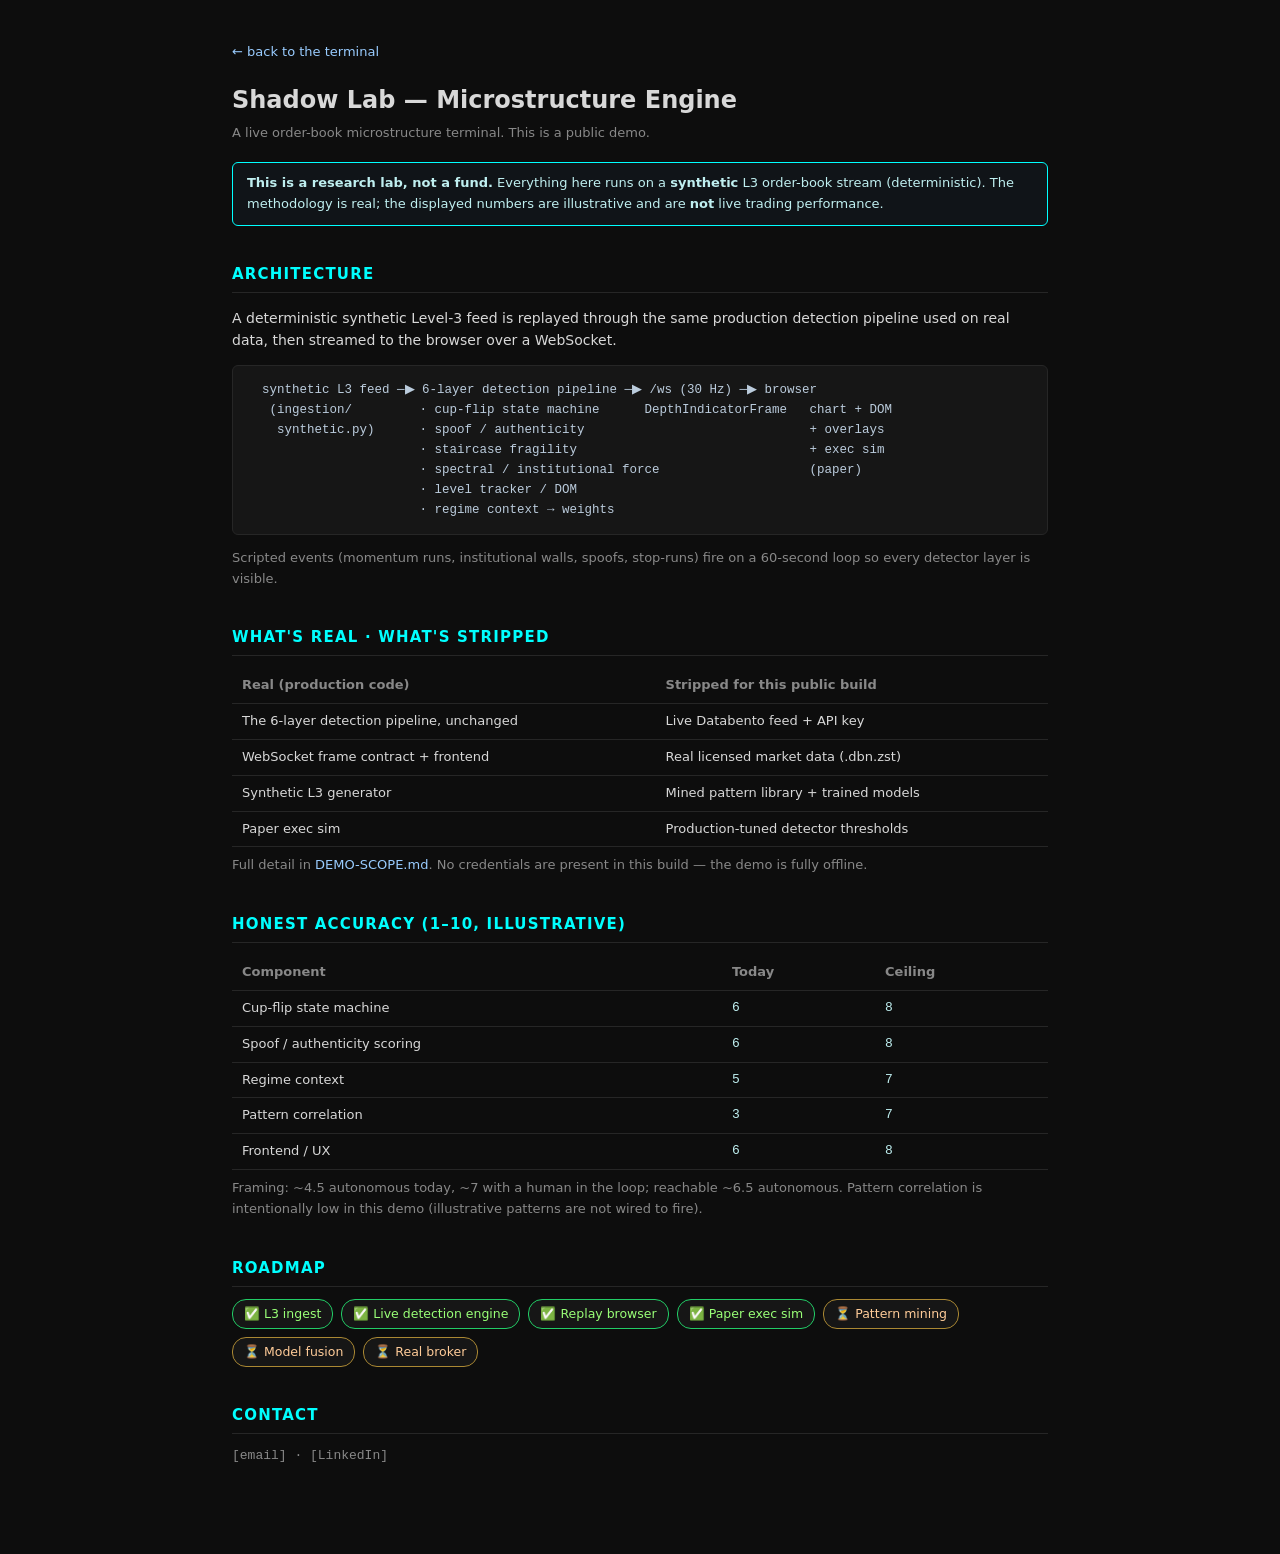
<file: web/about.html>
<!DOCTYPE html>
<html lang="en">
<head>
  <meta charset="UTF-8">
  <meta name="viewport" content="width=device-width, initial-scale=1.0">
  <title>About — Shadow Lab Microstructure Demo</title>
  <style>
    :root { --bg:#0d0d0d; --fg:#d8d8d8; --mut:#888; --acc:#0ff; --card:#161616; --line:#262626; }
    * { box-sizing: border-box; }
    body { margin:0; background:var(--bg); color:var(--fg);
           font:14px/1.6 system-ui,-apple-system,Segoe UI,Roboto,sans-serif; }
    a { color:#9cf; text-decoration:none; } a:hover { text-decoration:underline; }
    .wrap { max-width:860px; margin:0 auto; padding:40px 22px 80px; }
    h1 { font-size:24px; margin:0 0 4px; }
    h2 { font-size:15px; text-transform:uppercase; letter-spacing:.08em; color:var(--acc);
         margin:36px 0 12px; border-bottom:1px solid var(--line); padding-bottom:6px; }
    .tag { color:var(--mut); font-size:13px; margin:0 0 8px; }
    .frame { background:#101418; border:1px solid var(--acc); color:#bfeff0;
             padding:10px 14px; border-radius:6px; font-size:13px; margin:18px 0; }
    .mono { font-family:ui-monospace,SFMono-Regular,Menlo,monospace; }
    pre { background:var(--card); border:1px solid var(--line); border-radius:6px;
          padding:14px; overflow:auto; font-size:12.5px; color:#bcd; }
    table { width:100%; border-collapse:collapse; margin:8px 0; font-size:13px; }
    th,td { text-align:left; padding:7px 10px; border-bottom:1px solid var(--line); }
    th { color:var(--mut); font-weight:600; }
    td.n { font-family:ui-monospace,monospace; color:#bfeff0; }
    .chips { display:flex; flex-wrap:wrap; gap:8px; margin:10px 0; }
    .chip { background:var(--card); border:1px solid var(--line); border-radius:14px;
            padding:4px 11px; font-size:12.5px; }
    .chip.done { border-color:#2c6; color:#9f7; } .chip.wip { border-color:#a83; color:#fc9; }
    .back { display:inline-block; margin-bottom:18px; font-size:13px; }
  </style>
</head>
<body>
  <div class="wrap">
    <a class="back" href="/">&larr; back to the terminal</a>
    <h1>Shadow Lab — Microstructure Engine</h1>
    <p class="tag">A live order-book microstructure terminal. This is a public demo.</p>
    <div class="frame"><b>This is a research lab, not a fund.</b> Everything here runs on a
      <b>synthetic</b> L3 order-book stream (deterministic). The methodology is real; the
      displayed numbers are illustrative and are <b>not</b> live trading performance.</div>

    <h2>Architecture</h2>
    <p>A deterministic synthetic Level-3 feed is replayed through the same production
       detection pipeline used on real data, then streamed to the browser over a WebSocket.</p>
    <pre>  synthetic L3 feed ─▶ 6-layer detection pipeline ─▶ /ws (30 Hz) ─▶ browser
   (ingestion/         · cup-flip state machine      DepthIndicatorFrame   chart + DOM
    synthetic.py)      · spoof / authenticity                              + overlays
                       · staircase fragility                               + exec sim
                       · spectral / institutional force                    (paper)
                       · level tracker / DOM
                       · regime context → weights</pre>
    <p class="tag">Scripted events (momentum runs, institutional walls, spoofs, stop-runs)
       fire on a 60-second loop so every detector layer is visible.</p>

    <h2>What's real · what's stripped</h2>
    <table>
      <tr><th>Real (production code)</th><th>Stripped for this public build</th></tr>
      <tr><td>The 6-layer detection pipeline, unchanged</td><td>Live Databento feed + API key</td></tr>
      <tr><td>WebSocket frame contract + frontend</td><td>Real licensed market data (.dbn.zst)</td></tr>
      <tr><td>Synthetic L3 generator</td><td>Mined pattern library + trained models</td></tr>
      <tr><td>Paper exec sim</td><td>Production-tuned detector thresholds</td></tr>
    </table>
    <p class="tag">Full detail in <a href="/DEMO-SCOPE.md">DEMO-SCOPE.md</a>. No credentials
       are present in this build — the demo is fully offline.</p>

    <h2>Honest accuracy (1–10, illustrative)</h2>
    <table>
      <tr><th>Component</th><th>Today</th><th>Ceiling</th></tr>
      <tr><td>Cup-flip state machine</td><td class="n">6</td><td class="n">8</td></tr>
      <tr><td>Spoof / authenticity scoring</td><td class="n">6</td><td class="n">8</td></tr>
      <tr><td>Regime context</td><td class="n">5</td><td class="n">7</td></tr>
      <tr><td>Pattern correlation</td><td class="n">3</td><td class="n">7</td></tr>
      <tr><td>Frontend / UX</td><td class="n">6</td><td class="n">8</td></tr>
    </table>
    <p class="tag">Framing: ~4.5 autonomous today, ~7 with a human in the loop; reachable
       ~6.5 autonomous. Pattern correlation is intentionally low in this demo (illustrative
       patterns are not wired to fire).</p>

    <h2>Roadmap</h2>
    <div class="chips">
      <span class="chip done">✅ L3 ingest</span>
      <span class="chip done">✅ Live detection engine</span>
      <span class="chip done">✅ Replay browser</span>
      <span class="chip done">✅ Paper exec sim</span>
      <span class="chip wip">⏳ Pattern mining</span>
      <span class="chip wip">⏳ Model fusion</span>
      <span class="chip wip">⏳ Real broker</span>
    </div>

    <h2>Contact</h2>
    <p class="tag mono">[email] · [LinkedIn]</p>
  </div>
</body>
</html>
</file>
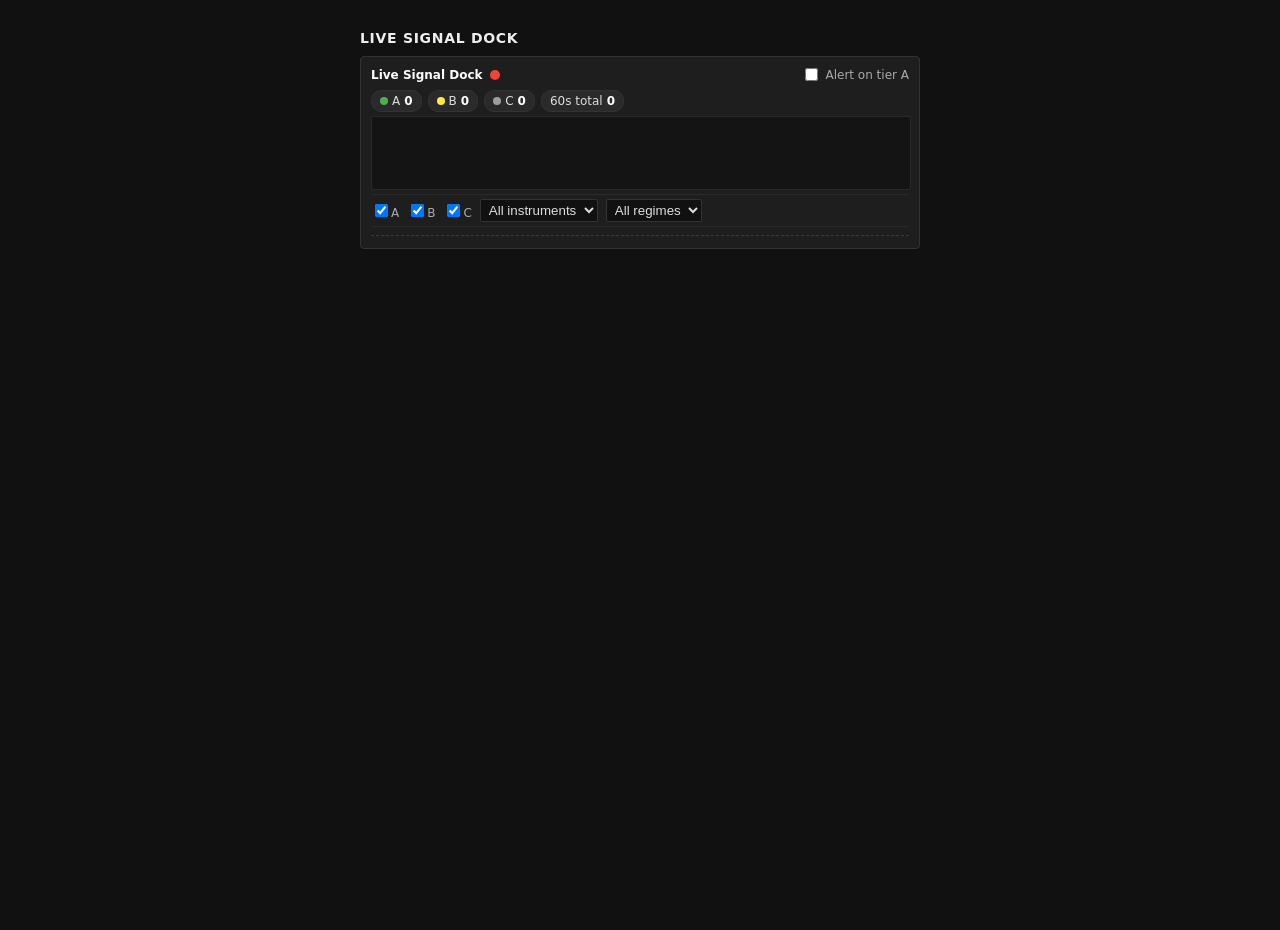
<file: p6lab/web/dock.html>
<!doctype html>
<html lang="en">
<head>
  <meta charset="utf-8">
  <title>p6lab — Live Signal Dock</title>
  <link rel="stylesheet" href="css/correlation_feed.css">
  <style>
    html, body {
      margin: 0; padding: 0;
      background: #111;
      min-height: 100vh;
      font-family: system-ui, -apple-system, sans-serif;
    }
    .dock-host {
      max-width: 560px;
      margin: 30px auto;
    }
    .dock-host h1 {
      color: #eee;
      font-size: 14px;
      letter-spacing: 0.05em;
      text-transform: uppercase;
      margin: 0 0 10px;
    }
    .fallback-msg {
      color: #aaa;
      font-size: 12px;
      padding: 12px;
      border: 1px dashed #444;
      border-radius: 3px;
      background: #1a1a1a;
    }
  </style>
</head>
<body>
  <div class="dock-host">
    <h1>Live Signal Dock</h1>
    <div id="dock-container">
      <div class="fallback-msg">
        This page mounts <code>CorrelationFeed</code> against a WebSocket
        connection. Configure <code>window.P6LAB_WS_URL</code> before load
        (default: <code>ws://localhost:8000/ws</code>).
      </div>
    </div>
  </div>

  <script src="js/correlation_feed.js"></script>
  <script>
    (function mount() {
      const url = window.P6LAB_WS_URL || 'ws://localhost:8000/ws';
      const container = document.getElementById('dock-container');
      container.innerHTML = '';

      // Minimal WebSocket client matching the .on(channel, cb) shape used by
      // correlation_feed.js. Production code should use the server's real
      // client; this keeps the dock runnable standalone.
      const listeners = { correlation_match: [], open: [], close: [] };
      const ws = new WebSocket(url);
      ws.onopen    = () => listeners.open.forEach(fn => fn());
      ws.onclose   = () => listeners.close.forEach(fn => fn());
      ws.onmessage = (e) => {
        let msg; try { msg = JSON.parse(e.data); } catch { return; }
        if (!msg || !msg.type) return;
        (listeners[msg.type] || []).forEach(fn => fn(msg.payload || msg));
      };
      const wsClient = {
        on:  (ch, fn) => { (listeners[ch] = listeners[ch] || []).push(fn); },
        off: (ch, fn) => {
          const arr = listeners[ch] || [];
          const i = arr.indexOf(fn);
          if (i >= 0) arr.splice(i, 1);
        },
      };

      new CorrelationFeed({ container, wsClient });
    })();
  </script>
</body>
</html>
</file>
<file: p6lab/web/css/correlation_feed.css>
/* Live Signal Dock — chart-independent live view of correlation matches. */

.signal-dock {
  font-family: system-ui, -apple-system, sans-serif;
  font-size: 12px;
  color: #ddd;
  background: #1e1e1e;
  border: 1px solid #333;
  border-radius: 4px;
  padding: 8px 10px;
  min-width: 320px;
}

.signal-dock__header {
  display: flex;
  align-items: center;
  gap: 8px;
  margin-bottom: 6px;
}
.signal-dock__title { font-weight: 700; color: #fff; }
.signal-dock__health {
  width: 10px; height: 10px; border-radius: 50%;
  background: #555;
  transition: background 0.2s ease;
}
.signal-dock__health.health--green  { background: #4caf50; box-shadow: 0 0 4px #4caf50; }
.signal-dock__health.health--yellow { background: #ffeb3b; }
.signal-dock__health.health--red    { background: #f44336; }
.signal-dock__audio {
  margin-left: auto;
  display: inline-flex;
  align-items: center;
  gap: 4px;
  color: #aaa;
  cursor: pointer;
  user-select: none;
}

.signal-dock__summary {
  display: flex; gap: 6px;
  margin: 4px 0;
}
.tier-pill {
  display: inline-flex; align-items: center; gap: 4px;
  padding: 3px 8px;
  border-radius: 10px;
  background: #2a2a2a;
  border: 1px solid #333;
}
.tier-pill .dot {
  display: inline-block; width: 8px; height: 8px; border-radius: 50%;
}
.tier-pill--A .dot { background: #4caf50; }
.tier-pill--B .dot { background: #ffeb3b; }
.tier-pill--C .dot { background: #9e9e9e; }
.tier-pill--total .dot { background: #4fc3f7; }
.tier-pill b { color: #fff; }

.signal-dock__sparkline {
  width: 100%;
  display: block;
  border: 1px solid #2a2a2a;
  border-radius: 2px;
  background: #141414;
  margin: 4px 0;
}

.signal-dock__filters {
  display: flex; gap: 8px;
  align-items: center;
  padding: 4px 0;
  border-top: 1px solid #2a2a2a;
  border-bottom: 1px solid #2a2a2a;
  margin: 4px 0;
  color: #aaa;
}
.signal-dock__filters label { cursor: pointer; }
.signal-dock__filters select {
  background: #111;
  color: #ddd;
  border: 1px solid #333;
  border-radius: 2px;
  padding: 2px 4px;
}

.signal-dock__pinned {
  border-bottom: 1px dashed #3a3a3a;
  padding-bottom: 4px;
  margin-bottom: 4px;
}
.signal-dock__list {
  max-height: 360px;
  overflow-y: auto;
}

.signal-row {
  display: grid;
  grid-template-columns: 24px minmax(80px, 1fr) 20px 50px 60px 80px 24px;
  gap: 6px;
  align-items: center;
  padding: 4px 2px;
  border-bottom: 1px solid #262626;
  cursor: pointer;
  transition: background 0.1s ease;
}
.signal-row:hover { background: #262626; }
.signal-row--pinned {
  background: #2a2520;
  border-left: 2px solid #ff9800;
  padding-left: 4px;
}

.tier-badge {
  display: inline-block;
  text-align: center;
  font-weight: 700;
  border-radius: 3px;
  padding: 1px 4px;
  font-size: 11px;
  color: #111;
}
.tier-badge--A { background: #4caf50; }
.tier-badge--B { background: #ffeb3b; }
.tier-badge--C { background: #9e9e9e; }

.pattern-id {
  overflow: hidden;
  text-overflow: ellipsis;
  white-space: nowrap;
  color: #fff;
}
.direction { font-weight: 700; color: #4fc3f7; text-align: center; }
.score     { font-family: monospace; color: #ddd; text-align: right; }
.atr       { font-family: monospace; color: #aaa; text-align: right; }
.ts        { font-family: monospace; color: #888; }

.pin-btn {
  background: transparent;
  border: none;
  cursor: pointer;
  font-size: 14px;
  padding: 0;
  color: #888;
}
.pin-btn:hover { color: #ff9800; }

.signal-row__detail {
  grid-column: 1 / -1;
  margin-top: 4px;
  padding: 6px 8px;
  background: #141414;
  border-radius: 2px;
  border: 1px solid #2a2a2a;
  font-size: 11px;
  color: #aaa;
  line-height: 1.5;
}
.signal-row__detail b { color: #ddd; font-weight: 600; }
</file>
